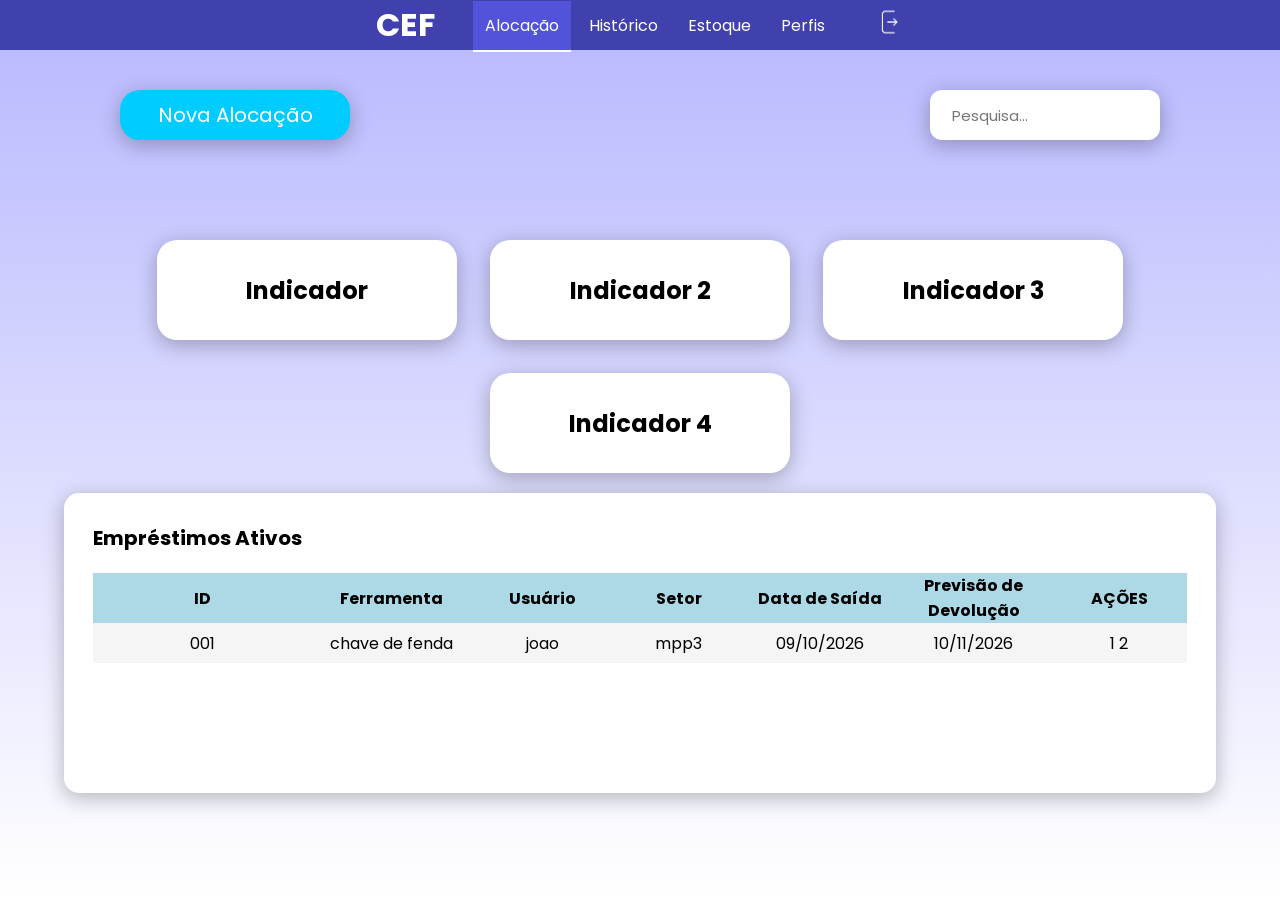
<file: index.html>
<!DOCTYPE html>
<html lang="pt-BR">
<head>
    <meta charset="UTF-8">
    <meta name="viewport" content="width=device-width, initial-scale=1.0">
    <title>CEF</title>
    <link rel="stylesheet" href="css/common.css">
    <link rel="stylesheet" href="css/alocacao.css">
</head>
<body>
    <header>
        <h1>CEF</h1>
        <nav>
            <ul>
                <li class="nav-ativo"><a href="index.html">Alocação</a></li>
                <li><a href="relatorios.html">Histórico</a></li>
                <li><a href="estoque.html">Estoque</a></li>
                <li><a href="perfis.html">Perfis</a></li>
            </ul>
        </nav>
        <a href="login.html">
            <img class="logout" src="img/logout.png" alt="Sair">
        </a>
    </header>
    <main>
        <div class="top_buttons">
            <button id="btn-novo-emprestimo" class="botao botao--primario botao--largo">Nova Alocação</button>
            <input class="pesq" type="text" placeholder="Pesquisa...">
        </div>
        <div class="indicadores">
            <div class="indicador-card">
                <h2>Indicador</h2>
            </div>
            <div class="indicador-card">
                <h2>Indicador 2</h2>
            </div>
            <div class="indicador-card">
                <h2>Indicador 3</h2>
            </div>
            <div class="indicador-card">
                <h2>Indicador 4</h2>
            </div>
        </div>
        <div class="tabela-wrapper">
            <div class="tabela-card">
                <table class="tabela-emprestimos">
                    <thead>
                        <tr class="tabela-titulo">
                            <th>Empréstimos Ativos</th>
                        </tr>
                        <tr class="tabela-cabecalho">
                            <th>ID</th>
                            <th>Ferramenta</th>
                            <th>Usuário</th>
                            <th>Setor</th>
                            <th>Data de Saída</th>
                            <th>Previsão de Devolução</th>
                            <th>AÇÕES</th>
                            
                        </tr>
                    </thead>
                    <tbody id="lista-emprestimos">
                        <tr>
                            <td>001</td>
                            <td>chave de fenda</td>
                            <td>joao</td>
                            <td>mpp3</td>
                            <td>09/10/2026</td>
                            <td>10/11/2026</td>
                            <td>1 2</td>
                        </tr>
                    </tbody>
                </table>
            </div>
        </div>
    </main>

    <div id="modal-overlay" class="modal-overlay">
        <form id="form-novo-emprestimo" class="modal">
            <h2>Novo Empréstimo</h2><br>

            <div class="campo-formulario">
                <label for="ferramenta">Ferramenta</label>
                <input id="ferramenta" type="text" name="ferramenta" required placeholder="Insira a ferramenta...">
            </div>

            <div class="campo-formulario">
                <label for="usuario">Usuário</label>
                <input id="usuario" type="text" name="usuario" required placeholder="Insira o usuário...">
            </div>

            <div class="campo-formulario">
                <label for="setor">Setor</label>
                <input id="setor" type="text" name="setor" required placeholder="Insira o setor...">
            </div>

            <div class="campo-formulario">
                <label for="saida">Data de saída</label>
                <input id="saida" type="date" name="saida" required>
            </div>

            <div class="campo-formulario">
                <label for="devolucao">Data de devolução</label>
                <input id="devolucao" type="date" name="devolucao" required>
            </div>

            <div class="modal-acoes">
                <button id="btn-cancelar" type="button" class="botao botao--secundario">Cancelar</button>
                <button id="btn-adicionar" type="submit" class="botao botao--primario">Adicionar</button>
            </div>
        </form>
    </div>

    <script src="js/alocacao.js"></script>
</body>
</html>
</file>
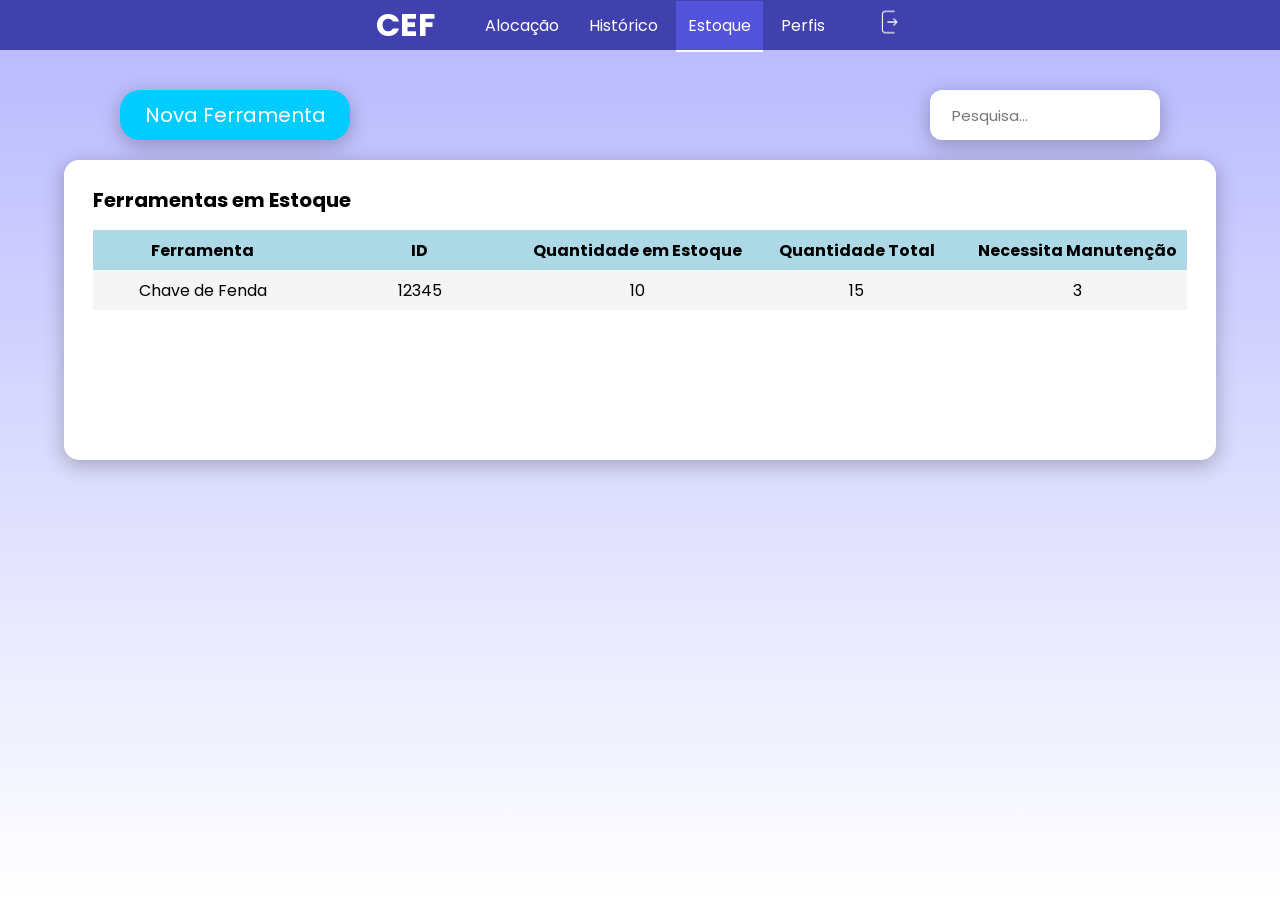
<file: estoque.html>
<!DOCTYPE html>
<html lang="pt-BR">
<head>
    <meta charset="UTF-8">
    <meta name="viewport" content="width=device-width, initial-scale=1.0">
    <title>CEF</title>
    <link rel="stylesheet" href="css/common.css">
    <link rel="stylesheet" href="css/estoque.css">
</head>
<body>
    <header>
        <h1>CEF</h1>
        <nav>
            <ul>
                <li><a href="index.html">Alocação</a></li>
                <li><a href="relatorios.html">Histórico</a></li>
                <li class="nav-ativo"><a href="estoque.html">Estoque</a></li>
                <li><a href="perfis.html">Perfis</a></li>
            </ul>
        </nav>
        <a href="login.html">
            <img class="logout" src="img/logout.png" alt="Sair">
        </a>
    </header>
    <main>
        <div class="top_buttons">
            <button id="btn-nova-ferramenta" class="botao botao--primario botao--largo">Nova Ferramenta</button>
            <input class="pesq" type="text" placeholder="Pesquisa...">
        </div>
        <div class="tabela-wrapper">
            <div class="tabela-card">
                <table class="tabela-estoque">
                    <thead>
                        <tr class="tabela-titulo">
                            <th colspan="5">Ferramentas em Estoque</th>
                        </tr>
                        <tr class="tabela-cabecalho">
                            <th>Ferramenta</th>
                            <th>ID</th>
                            <th>Quantidade em Estoque</th>
                            <th>Quantidade Total</th>
                            <th>Necessita Manutenção</th>
                        </tr>
                    </thead>
                    <tbody id="lista-estoque">
                        <tr>
                            <td>Chave de Fenda</td>
                            <td>12345</td>
                            <td>10</td>
                            <td>15</td>
                            <td>3</td>
                        </tr>
                    </tbody>
                </table>
            </div>
        </div>
    </main>

    <div id="modal-overlay" class="modal-overlay">
        <form id="form-nova-ferramenta" class="modal">
            <h2>Nova Ferramenta</h2><br>

            <div class="campo-formulario">
                <label for="ferramenta">Ferramenta</label>
                <input id="ferramenta" type="text" name="ferramenta" required placeholder="Insira a ferramenta...">
            </div>

            <div class="campo-formulario">
                <label for="id">ID</label>
                <input id="id" type="text" name="id" required placeholder="Insira o ID...">
            </div>

            <div class="campo-formulario">
                <label for="estoque">Quantidade em Estoque</label>
                <input id="estoque" type="number" name="estoque" required placeholder="Insira a quantidade em estoque...">
            </div>

            <div class="campo-formulario">
                <label for="total">Quantidade Total</label>
                <input id="total" type="number" name="total" required placeholder="Insira a quantidade total...">
            </div>

            <div class="campo-formulario">
                <label for="manutencao">Necessita Manutenção</label>
                <input id="manutencao" type="number" name="manutencao" required placeholder="Quantas necessitam manutenção...">
            </div>

            <div class="campo-formulario">
                <label for="fornecedor">Selecione um Fornecedor</label>
                <div class="fornecedor-controle">
                    <select id="fornecedor" name="fornecedor" required>

                    </select>
                    <button id="btn-novo-fornecedor" class="botao-adicionar-fornecedor" type="button" aria-label="Adicionar fornecedor" title="Adicionar fornecedor">+</button>
                </div>  
            </div>

            <div class="modal-acoes">
                <button id="btn-cancelar" type="button" class="botao botao--secundario">Cancelar</button>
                <button id="btn-adicionar" type="submit" class="botao botao--primario">Adicionar</button>
            </div>
        </form>
    </div>

    <div id="modal-fornecedor-overlay" class="modal-overlay">
        <form id="form-novo-fornecedor" class="modal modal--fornecedor">
            <h2>Novo Fornecedor</h2><br>

            <div class="campo-formulario">
                <label for="nome-fornecedor">Nome do Fornecedor</label>
                <input id="nome-fornecedor" name="nome" type="text" required placeholder="Insira o nome do fornecedor...">
            </div>

             <div class="campo-formulario">
                <label for="cnpj-fornecedor">CNPJ do Fornecedor</label>
                <input id="cnpj-fornecedor" name="cnpj" inputmode="numeric" maxlength="18" minlength="14" type="text" required placeholder="00.000.000/0000-00">
            </div>

            <div class="campo-formulario">
                <label for="telefone-fornecedor">Telefone do Fornecedor</label>
                <input id="telefone-fornecedor" name="telefone" inputmode="tel" type="tel" autocomplete="tel" required placeholder="(00) 00000-0000">       
            </div>

            <div class="campo-formulario">
                <label for="email-fornecedor">Email do Fornecedor</label>
                <input id="email-fornecedor" name="email" type="email" autocomplete="email" autocapitalize="none" spellcheck="false" required placeholder="contato@empresa.com">            
            </div>


            <div class="modal-acoes">
                <button id="btn-cancelar-fornecedor" type="button" class="botao botao--secundario">Cancelar</button>
                <button type="submit" class="botao botao--primario">Adicionar</button>
            </div>
        </form>
    </div>

    <script src="js/estoque.js"></script>
</body>
</html>
</file>
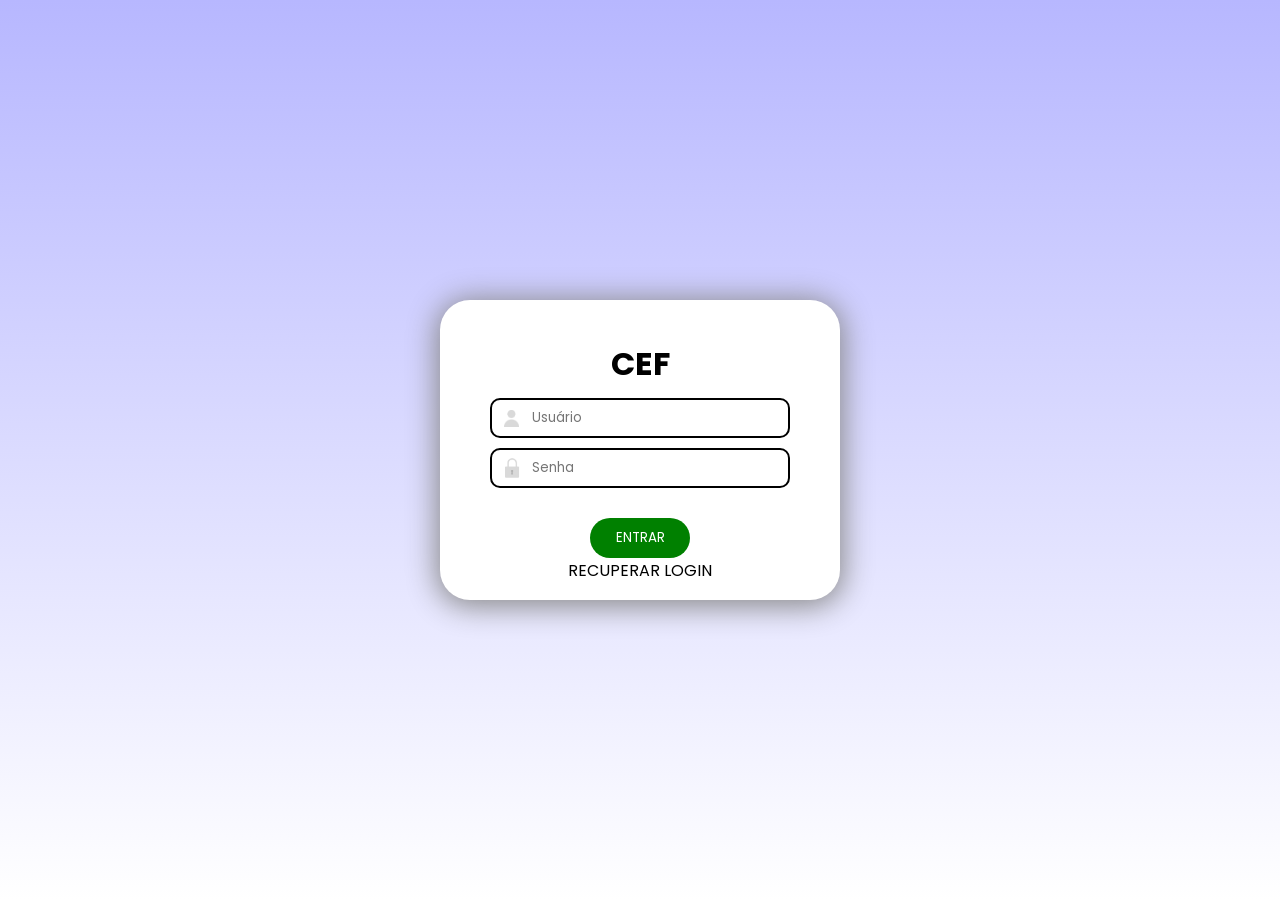
<file: login.html>
<!DOCTYPE html>
<html lang="pt-BR">
<head>
    <meta charset="UTF-8">
    <meta name="viewport" content="width=device-width, initial-scale=1.0">
    <title>CEF Login</title>
    <link rel="stylesheet" href="css/common.css">
    <link rel="stylesheet" href="css/login.css">
</head>
<body>
    <div class="loginbox">
        <div class="dig">
            <h1><strong>CEF</strong></h1>
            <input style="background-image: url(img/user.png);" class="inputbox" type="text" placeholder="Usuário" aria-label="Usuário">
            <input style="background-image: url(img/lock.png);" class="inputboxs" type="password" placeholder="Senha" aria-label="Senha">
        </div>
        <div class="botoesBox">
            <a href="index.html">
                <button class="logar">ENTRAR</button>
                <div class="recuperarLogin">
                    <a href="recuperar_login.html">RECUPERAR LOGIN</a>
                </div>
            </a>
        </div>
    </div>
</body>
</html>
</file>
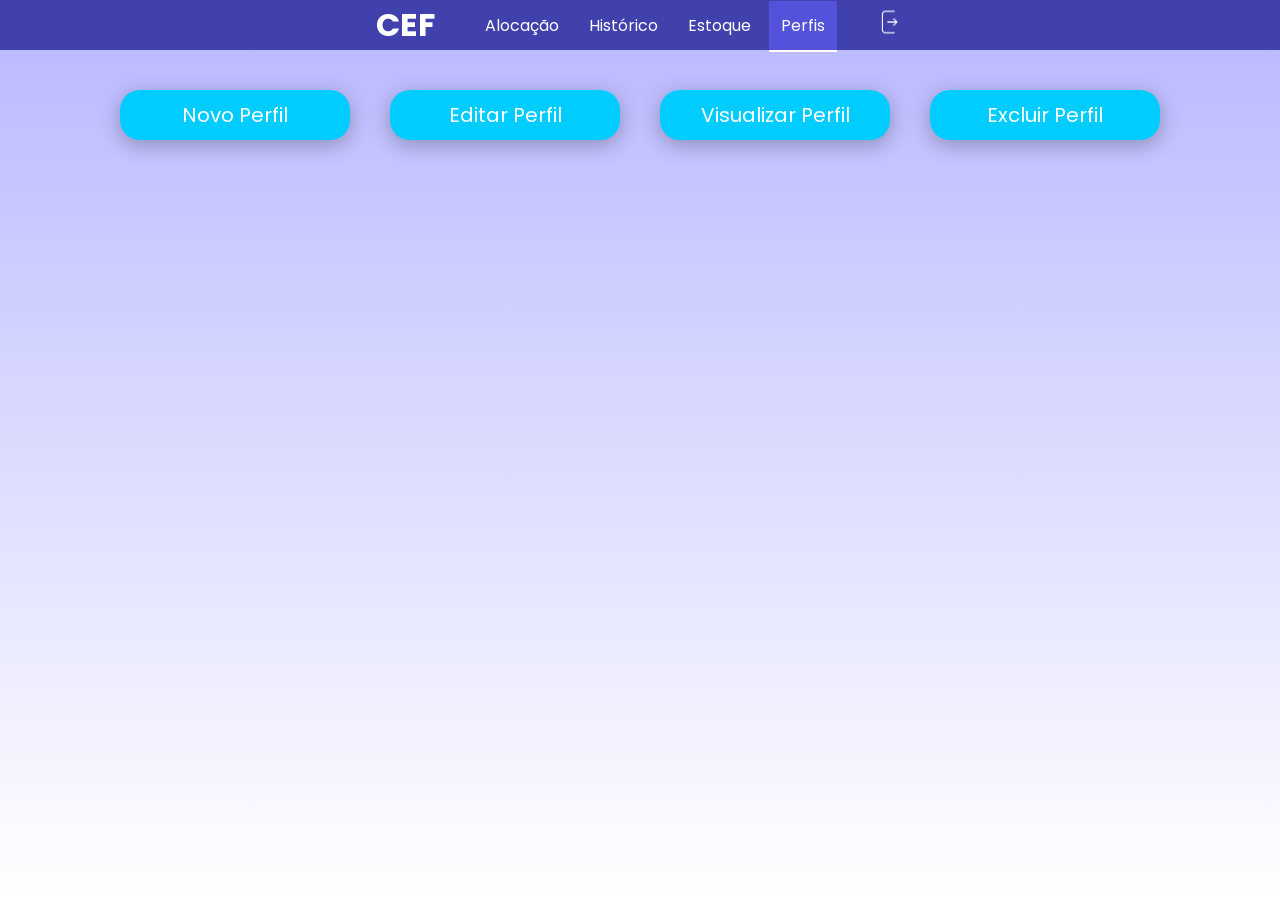
<file: perfis.html>
<!DOCTYPE html>
<html lang="pt-BR">
<head>
    <meta charset="UTF-8">
    <meta name="viewport" content="width=device-width, initial-scale=1.0">
    <title>CEF</title>
    <link rel="stylesheet" href="css/common.css">
    <link rel="stylesheet" href="css/perfis.css">
</head>
<body>
    <header>
        <h1>CEF</h1>
        <nav>
            <ul>
                <li><a href="index.html">Alocação</a></li>
                <li><a href="relatorios.html">Histórico</a></li>
                <li><a href="estoque.html">Estoque</a></li>
                <li class="nav-ativo"><a href="perfis.html">Perfis</a></li>
            </ul>
        </nav>
        <a href="login.html">
            <img class="logout" src="img/logout.png" alt="Sair">
        </a>
    </header>

    <div class="top_buttons">
        <button id="btn-novo-perfil" class="botao botao--primario botao--largo">Novo Perfil</button>
        <button id="btn-editar-perfil" class="botao botao--primario botao--largo">Editar Perfil</button>
        <button id="btn-visualizar-perfil" class="botao botao--primario botao--largo">Visualizar Perfil</button>
        <button id="btn-excluir-perfil" class="botao botao--primario botao--largo">Excluir Perfil</button>
    </div>

    <div id="modal-overlay-perfil" class="modal-overlay">
        <form id="form-novo-perfil" class="modal">
            <h2>Novo Perfil</h2>

            <div class="campo-formulario">
                <label for="nome">Nome</label>
                <input id="nome" type="text" name="nome" required placeholder="Insira o nome...">
            </div>

            <div class="campo-formulario">
                <label for="cpf">CPF</label>
                <input id="cpf" type="text" name="cpf" required placeholder="Insira o CPF...">
            </div>

            <div class="campo-formulario">
                <label for="registro">Registro</label>
                <input id="registro" type="text" name="registro" required placeholder="Insira o registro...">
            </div>

            <div class="campo-formulario">
                <label for="senha">Senha</label>
                <input id="senha" type="password" name="senha" required placeholder="Insira a senha...">
            </div>

            <div class="modal-acoes">
                <button id="btn-cancelar-perfil" type="button" class="botao botao--secundario">Cancelar</button>
                <button id="btn-salvar-perfil" type="submit" class="botao botao--primario">Salvar</button>
            </div>
        </form>
    </div>

    <div id="modal-overlay-editar-perfil" class="modal-overlay">
        <form id="form-editar-perfil" class="modal">
            <h2>Editar Perfil</h2>

            <div class="campo-formulario">
                <label for="editar-nome">Nome</label>
                <input id="editar-nome" type="text" name="nome" required placeholder="Insira o nome...">
            </div>

            <div class="campo-formulario">
                <label for="editar-cpf">CPF</label>
                <input id="editar-cpf" type="text" name="cpf" required placeholder="Insira o CPF...">
            </div>

            <div class="campo-formulario">
                <label for="editar-registro">Registro</label>
                <input id="editar-registro" type="text" name="registro" required placeholder="Insira o registro...">
            </div>

            <div class="campo-formulario">
                <label for="editar-senha">Senha</label>
                <input id="editar-senha" type="password" name="senha" required placeholder="Insira a senha...">
            </div>

            <div class="modal-acoes">
                <button id="btn-cancelar-editar" type="button" class="botao botao--secundario">Cancelar</button>
                <button type="submit" class="botao botao--primario">Salvar</button>
            </div>
        </form>
    </div>

    <div id="modal-overlay-visualizar-perfil" class="modal-overlay">
        <div class="modal">
            <h2>Visualizar Perfil</h2>

            <div class="campo-formulario">
                <label for="visualizar-nome">Nome</label>
                <input id="visualizar-nome" type="text" readonly>
            </div>

            <div class="campo-formulario">
                <label for="visualizar-cpf">CPF</label>
                <input id="visualizar-cpf" type="text" readonly>
            </div>

            <div class="campo-formulario">
                <label for="visualizar-registro">Registro</label>
                <input id="visualizar-registro" type="text" readonly>
            </div>

            <div class="modal-acoes">
                <button id="btn-fechar-visualizar" type="button" class="botao botao--primario">Fechar</button>
            </div>
        </div>
    </div>

    <div id="modal-overlay-excluir-perfil" class="modal-overlay">
        <form id="form-excluir-perfil" class="modal">
            <h2>Excluir Perfil</h2>

            <div class="campo-formulario">
                <label for="excluir-cpf">CPF do perfil</label>
                <input id="excluir-cpf" type="text" name="cpf" required placeholder="Insira o CPF...">
            </div>

            <div class="modal-acoes">
                <button id="btn-cancelar-excluir" type="button" class="botao botao--secundario">Cancelar</button>
                <button type="submit" class="botao botao--primario">Excluir</button>
            </div>
        </form>
    </div>

    <script src="js/perfis.js"></script>
</body>
</html>
</file>
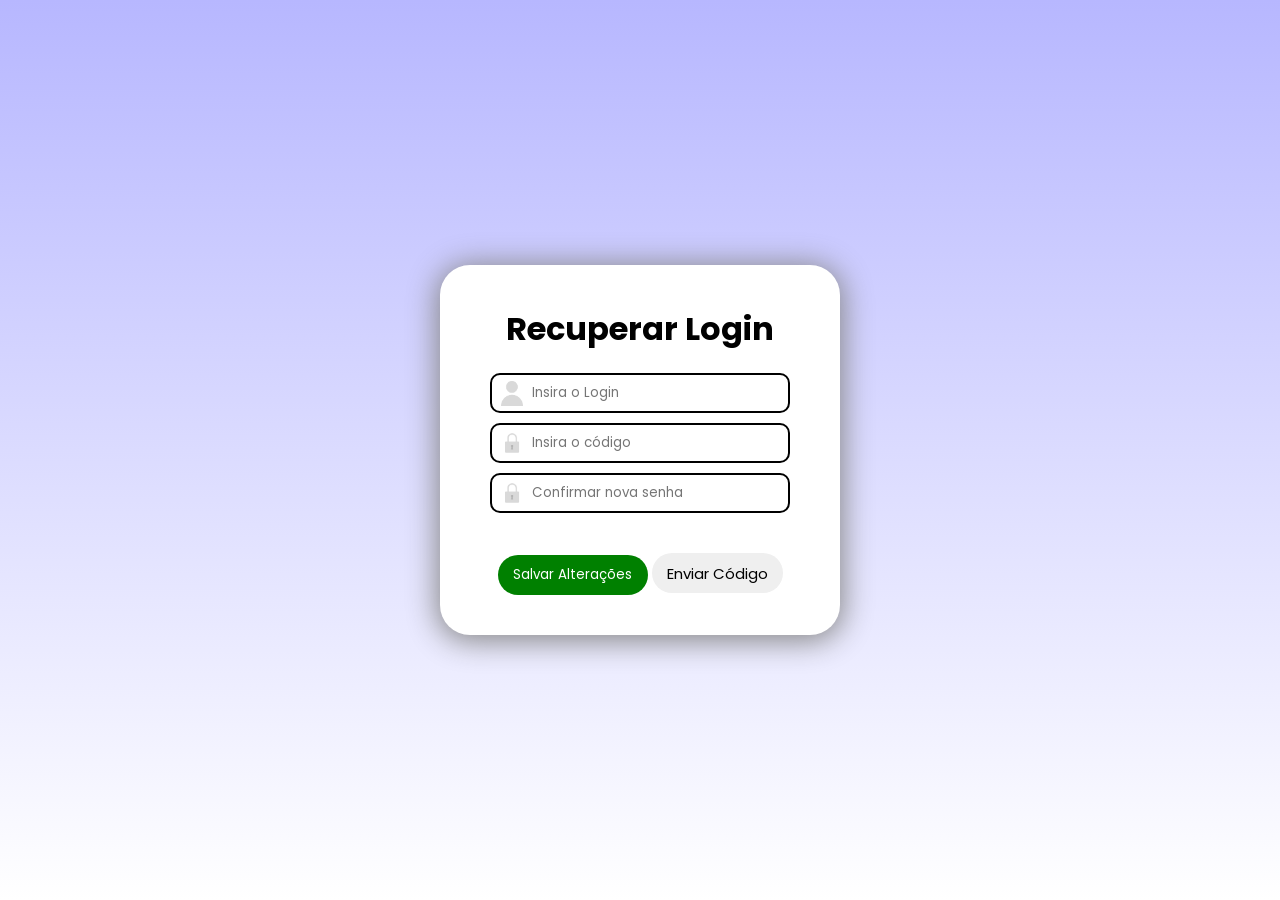
<file: recuperar_login.html>
<!DOCTYPE html>
<html lang="en">
<head>
    <meta charset="UTF-8">
    <meta name="viewport" content="width=device-width, initial-scale=1.0">
    <title>CEF</title>
    <link rel="stylesheet" href="css/common.css">
    <link rel="stylesheet" href="css/recuperar_login.css">
</head>
<body>
    <div class="loginbox">
        <div class= "dig">
            <h1>Recuperar Login</h1>
            <form>
            <input style="background-image: url(img/user.png);" class="inputboxs" type="text" placeholder="Insira o Login" aria-label="Insira o Login ">
                <input style="background-image: url(img/lock.png);" class="inputboxs" type="text" placeholder="Insira o código" aria-label="Insira a nova senha ">
                <input style="background-image: url(img/lock.png);" class="inputboxs" type="password" placeholder="Confirmar nova senha" aria-label="Confirmar a nova senha ">
            </form>
        </div>
         <a href="login.html">
                <button class="logar">Salvar Alterações</button>    
                <button class="botao">Enviar Código</button>
                </div>
            </a> 
    </div>
</body>
</html>
</file>
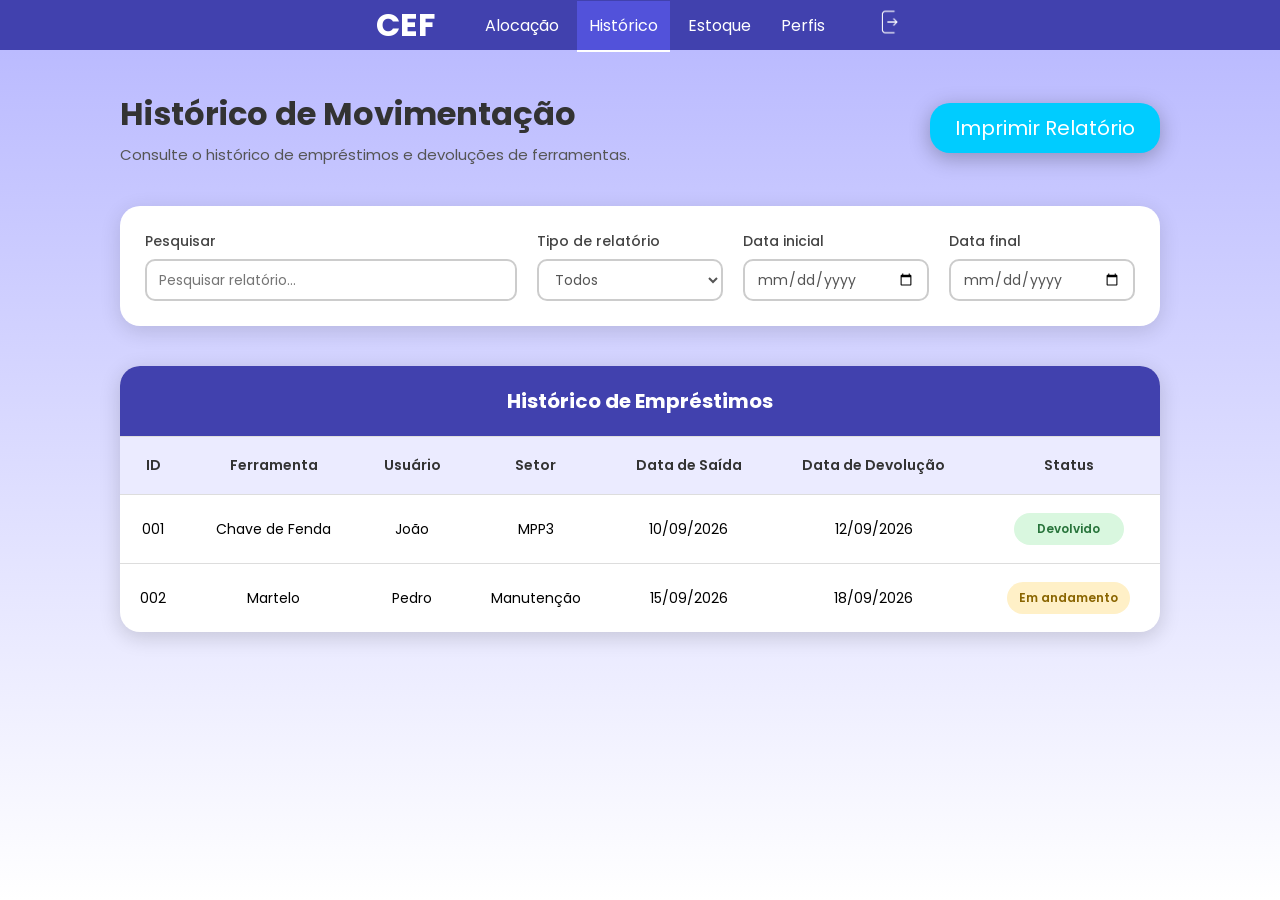
<file: relatorios.html>
<!DOCTYPE html>
<html lang="pt-BR">
<head>
    <meta charset="UTF-8">
    <meta name="viewport" content="width=device-width, initial-scale=1.0">
    <title>CEF</title>
    <link rel="stylesheet" href="css/common.css">
    <link rel="stylesheet" href="css/relatorios.css">
</head>
<body>
    <header>
        <h1>CEF</h1>
        <nav>
            <ul>
                <li><a href="index.html">Alocação</a></li>
                <li class="nav-ativo"><a href="relatorios.html">Histórico</a></li>
                <li><a href="estoque.html">Estoque</a></li>
                <li><a href="perfis.html">Perfis</a></li>
            </ul>
        </nav>
        <a href="login.html">
            <img class="logout" src="img/logout.png" alt="Sair">
        </a>
    </header>
    <main>

        <section class="cabecalho-relatorios">

            <div>
                <h2>Histórico de Movimentação</h2>
                <p>Consulte o histórico de empréstimos e devoluções de ferramentas.</p>
            </div>

            <button class="botao botao--primario botao--largo">
                Imprimir Relatório
            </button>

        </section>

        <section class="filtros">

            <div class="campo-filtro">
                <label for="pesquisa">Pesquisar</label>
                <input
                    id="pesquisa"
                    class="pesquisa"
                    type="text"
                    placeholder="Pesquisar relatório..."
                >
            </div>

            <div class="campo-filtro">
                <label for="tipo">Tipo de relatório</label>
                <select id="tipo">
                    <option value="">Todos</option>
                    <option value="emprestimo">Empréstimo</option>
                    <option value="devolucao">Devolução</option>
                </select>
            </div>

            <div class="campo-filtro">
                <label for="data-inicio">Data inicial</label>

                <input
                    id="data-inicio"
                    type="date"
                >
            </div>

            <div class="campo-filtro">
                <label for="data-fim">Data final</label>
                <input
                    id="data-fim"
                    type="date"
                >
            </div>
        </section>

        <section class="tabela-wrapper">
            <div class="tabela-card">
                <table class="tabela-relatorios">
                    <thead>
                        <tr class="tabela-titulo">
                            <th colspan="7">
                                Histórico de Empréstimos
                            </th>
                        </tr>
                        <tr class="tabela-cabecalho">
                            <th>ID</th>
                            <th>Ferramenta</th>
                            <th>Usuário</th>
                            <th>Setor</th>
                            <th>Data de Saída</th>
                            <th>Data de Devolução</th>
                            <th>Status</th>
                        </tr>

                    </thead>

                    <tbody>

                        <tr>
                            <td>001</td>
                            <td>Chave de Fenda</td>
                            <td>João</td>
                            <td>MPP3</td>
                            <td>10/09/2026</td>
                            <td>12/09/2026</td>
                            <td>
                                <span class="status status--devolvido">
                                    Devolvido
                                </span>
                            </td>
                        </tr>

                        <tr>
                            <td>002</td>
                            <td>Martelo</td>
                            <td>Pedro</td>
                            <td>Manutenção</td>
                            <td>15/09/2026</td>
                            <td>18/09/2026</td>
                            <td>
                                <span class="status status--ativo">
                                    Em andamento
                                </span>
                            </td>
                        </tr>
                    </tbody>
                </table>
            </div>
        </section>
    </main>
</body>
</html>
</file>
<file: css/common.css>
@import url('https://fonts.googleapis.com/css2?family=Poppins:wght@100;200;300;400;500;600;700;800;900&display=swap');


:root {
    --color-primary: #00CCFF;
    --color-primary-hover: #6ee2ff;
    --color-header-bg: rgb(65, 65, 174);
    --color-nav-active: rgb(82, 82, 218);
    --color-gradient-top: rgb(183, 183, 255);
    --color-gray-light: rgb(205, 205, 205);
    --color-gray-lighter: rgb(221, 221, 221);
    --font-base: 'Poppins', sans-serif;
}

* {
    margin: 0;
    padding: 0;
    box-sizing: border-box;
    font-family: var(--font-base);
}

body {
    min-height: 100vh;
    background-image: linear-gradient(to bottom, var(--color-gradient-top), white);
}

a {
    text-decoration: none;
    color: inherit;
}

header {
    display: flex;
    flex-direction: row;
    justify-content: center;
    align-items: center;
    gap: 50px;
    height: 50px;
    color: white;
    background-color: var(--color-header-bg);
}

header nav ul {
    display: flex;
    flex-direction: row;
    align-items: center;
    gap: 30px;
    list-style: none;
}

.nav-ativo {
    background-color: var(--color-nav-active);
    outline: solid 12px var(--color-nav-active);
    box-shadow: 0px 2px 0px 12px white;
}

.logout {
    width: 30px;
    height: 30px;
}

.botao {
    height: 40px;
    width: auto;
    padding-left: 15px;
    padding-right: 15px;
    border: none;
    border-radius: 20px;
    cursor: pointer;
    font-size: 15px;
}

.botao--primario {
    background-color: var(--color-primary);
    color: white;
    box-shadow: 0px 5px 20px 1px rgba(0, 0, 0, 0.25);
}

.botao--primario:hover {
    background-color: var(--color-primary-hover);
}

.botao--primario:active {
    background-color: white;
    color: gray;
}

.botao--secundario {
    background-color: var(--color-gray-light);
    color: #333;
}

.botao--secundario:hover {
    background-color: var(--color-gray-lighter);
}

.botao--secundario:active {
    background-color: var(--color-gray-light);
}

.botao--largo {
    width: 230px;
    height: 50px;
    font-size: 20px;
}
</file>
<file: css/alocacao.css>
/* Estilos específicos da tela de Empréstimos.
   Reset, header/nav e botões genéricos ficam em common.css. */

.top_buttons {
    display: flex;
    flex-direction: row;
    justify-content: space-between;
    padding: 40px 120px 0px 120px;
}

.pesq {
    height: 50px;
    width: 230px;
    padding-left: 20px;
    font-size: 15px;
    box-shadow: 0px 5px 20px 1px rgba(0, 0, 0, 0.25);
    border-radius: 12px;
    border-color: transparent;
}

.pesq:focus {
    outline: none;
}

.indicadores {
    display: flex;
    flex-direction: row;
    justify-content: center;
    flex-wrap: wrap;
    margin-top: 100px;
    gap: 33px;
}

.indicador-card {
    display: flex;
    background-color: white;
    width: 300px;
    height: 100px;
    border-radius: 20px;
    justify-content: center;
    align-items: center;
    box-shadow: 0px 5px 20px 1px rgba(0, 0, 0, 0.25);
}

.tabela-wrapper {
    display: flex;
    justify-content: center;
}

.tabela-card {
    display: flex;
    justify-content: center;
    background-color: white;
    width: 90%;
    max-width: 1300px;
    height: 300px;
    margin-top: 20px;
    border-radius: 15px;
    box-shadow: 0px 5px 20px 1px rgba(0, 0, 0, 0.25);
}

.tabela-emprestimos {
    width: 95%;
    height: 20px;
    border-spacing: 0px;
    margin-top: 10px;
}

.tabela-titulo {
    font-size: 20px;
    text-align: left;
    height: 70px;
    white-space: nowrap;

}

.tabela-cabecalho {
    background-color: lightblue;
    height: 40px;
}

.tabela-cabecalho th {
    width: 230px;
}

.tabela-emprestimos tbody {
    text-align: center;
    height: 40px;
    background-color: whitesmoke;
}

/* Modal "Novo Empréstimo" */
.modal-overlay {
    display: none;
    position: fixed;
    inset: 0;
    background-color: rgba(0, 0, 0, 0.752);
    z-index: 1000;
    justify-content: center;
    align-items: center;
}

.modal-overlay.active {
    display: flex;
}

.modal {
    text-align: left;
    display: flex;
    justify-content: center;
    align-items: center;
    flex-direction: column;
    background-color: white;
    padding: 50px 0 30px 0;
    width: 90%;
    max-width: 400px;
    border-radius: 20px;
}

.campo-formulario {
    width: 300px;
    margin-bottom: 20px;
}

.campo-formulario label {
    display: block;
    margin-bottom: 4px;
}

.campo-formulario input {
    width: 100%;
    height: 40px;
    border-radius: 10px;
    border: 2px solid gray;
    padding: 0 10px;
    color: gray;
}

.campo-formulario input:focus {
    border: 2px solid var(--color-primary-hover);
    outline: none;
}

.modal-acoes {
    display: flex;
    flex-direction: row;
    margin-top: 10px;
    margin-bottom: 30px;
    gap: 30px;
}

.modal-acoes .botao {
    width: 100px;
}
</file>
<file: css/estoque.css>
/* Estilos específicos da tela de Estoque.
   Reset, header/nav e botões genéricos ficam em common.css. */

.top_buttons {
    display: flex;
    flex-direction: row;
    justify-content: space-between;
    padding: 40px 120px 0px 120px;
}

.pesq {
    height: 50px;
    width: 230px;
    padding-left: 20px;
    font-size: 15px;
    box-shadow: 0px 5px 20px 1px rgba(0, 0, 0, 0.25);
    border-radius: 12px;
    border-color: transparent;
}

.pesq:focus {
    outline: none;
}

.indicadores {
    display: flex;
    flex-direction: row;
    justify-content: center;
    flex-wrap: wrap;
    margin-top: 100px;
    gap: 33px;
}

.indicador-card {
    display: flex;
    background-color: white;
    width: 300px;
    height: 100px;
    border-radius: 20px;
    justify-content: center;
    align-items: center;
    box-shadow: 0px 5px 20px 1px rgba(0, 0, 0, 0.25);
}

.tabela-wrapper {
    display: flex;
    justify-content: center;
}

.tabela-card {
    display: flex;
    justify-content: center;
    background-color: white;
    width: 90%;
    max-width: 1300px;
    height: 300px;
    margin-top: 20px;
    border-radius: 15px;
    box-shadow: 0px 5px 20px 1px rgba(0, 0, 0, 0.25);
}

.tabela-estoque {
    width: 95%;
    height: 20px;
    border-spacing: 0px;
    margin-top: 10px;
}

.tabela-titulo {
    font-size: 20px;
    text-align: left;
    height: 60px;
    white-space: nowrap;
}

.tabela-cabecalho {
    background-color: lightblue;
    height: 40px;
}

.tabela-cabecalho th {
    width: 230px;
}

.tabela-estoque tbody {
    text-align: center;
    height: 40px;
    background-color: whitesmoke;
}

/* Modal "Nova Ferramenta" */
.modal-overlay {
    display: none;
    position: fixed;
    inset: 0;
    background-color: rgba(0, 0, 0, 0.752);
    z-index: 1000;
    justify-content: center;
    align-items: center;
}

.modal-overlay.active {
    display: flex;
}

.modal {
    text-align: left;
    display: flex;
    justify-content: center;
    align-items: center;
    flex-direction: column;
    background-color: white;
    padding: 50px 0 30px 0;
    width: 90%;
    max-width: 400px;
    border-radius: 20px;
}

.modal--fornecedor {
    max-width: 360px;
}

.campo-formulario {
    width: 300px;
    margin-bottom: 20px;
}

.campo-formulario label {
    display: block;
    margin-bottom: 4px;
}

.campo-formulario input,
.campo-formulario select {
    width: 100%;
    height: 40px;
    border-radius: 10px;
    border: 2px solid gray;
    padding: 0 10px;
    color: gray;
}

.campo-formulario select {
    background-color: white;
    cursor: pointer;
}

.fornecedor-controle {
    display: flex;
    gap: 8px;
}

.fornecedor-controle input,
.fornecedor-controle select {
    flex: 1;
    min-width: 0;
}

.botao-adicionar-fornecedor {
    flex: 0 0 40px;
    height: 40px;
    border: 0;
    border-radius: 10px;
    background-color: var(--color-primary);
    color: white;
    cursor: pointer;
    font-size: 24px;
    line-height: 1;
}

.botao-adicionar-fornecedor:hover {
    background-color: var(--color-primary-hover);
}

.campo-formulario input:focus,
.campo-formulario select:focus {
    border: 2px solid var(--color-primary-hover);
    outline: none;
}

.modal-acoes {
    display: flex;
    flex-direction: row;
    margin-top: 10px;
    margin-bottom: 30px;
    gap: 30px;
}

.modal-acoes .botao {
    width: 100px;
}
</file>
<file: css/login.css>
body {
    display: flex;
    justify-content: center;
    align-items: center;
    background-image: linear-gradient(to bottom, var(--color-gradient-top), white);
}

.loginbox {
    display: flex;
    flex-direction: column;
    align-items: center;
    text-align: center;
    background-color: white;
    padding: 40px;
    height: 300px;
    width: 90%;
    max-width: 400px;
    border-radius: 30px;
    box-shadow: 0px 3px 30px 3px rgb(135, 135, 135);
    gap: 30px;
}

.dig {
    display: flex;
    flex-direction: column;
    align-items: center;
    gap: 10px;
}

.inputbox,
.inputboxs {
    width: 300px;
    height: 40px;
    padding-left: 40px;
    background-repeat: no-repeat;
    border: solid 2px black;
    border-radius: 10px;
}

.inputbox {
    background-position: 12px center;
    background-size: 15px;
}

.inputboxs {
    background-position: 9px center;
    background-size: 22px;
}

.logar {
    height: 40px;
    width: 100px;
    color: white;
    background-color: green;
    border: 0;
    border-radius: 30px;
    cursor: pointer;
}

.logar:active {
    background-color: blue;
}
</file>
<file: css/perfis.css>
@import url('https://fonts.googleapis.com/css2?family=Poppins:wght@100;200;300;400;500;600;700;800;900&display=swap');
.top_buttons {
    display: flex;
    flex-direction: row;
    justify-content: space-between;
    padding: 40px 120px 0px 120px;
}



:root {
    --color-primary: #00CCFF;
    --color-primary-hover: #6ee2ff;
    --color-header-bg: rgb(65, 65, 174);
    --color-nav-active: rgb(82, 82, 218);
    --color-gradient-top: rgb(183, 183, 255);
    --color-gray-light: rgb(205, 205, 205);
    --color-gray-lighter: rgb(221, 221, 221);
    --font-base: 'Poppins', sans-serif;
}

* {
    margin: 0;
    padding: 0;
    box-sizing: border-box;
    font-family: var(--font-base);
}

body {
    min-height: 100vh;
    background-image: linear-gradient(to bottom, var(--color-gradient-top), white);
}

a {
    text-decoration: none;
    color: inherit;
}

header {
    display: flex;
    flex-direction: row;
    justify-content: center;
    align-items: center;
    gap: 50px;
    height: 50px;
    color: white;
    background-color: var(--color-header-bg);
}

header nav ul {
    display: flex;
    flex-direction: row;
    align-items: center;
    gap: 30px;
    list-style: none;
}

.nav-ativo {
    background-color: var(--color-nav-active);
    outline: solid 12px var(--color-nav-active);
    box-shadow: 0px 2px 0px 12px white;
}

.logout {
    width: 30px;
    height: 30px;
}

.botao {
    height: 40px;
    border: none;
    border-radius: 20px;
    cursor: pointer;
    font-size: 15px;
}

.botao--primario {
    background-color: var(--color-primary);
    color: white;
    box-shadow: 0px 5px 20px 1px rgba(0, 0, 0, 0.25);
}

.botao--primario:hover {
    background-color: var(--color-primary-hover);
}

.botao--primario:active {
    background-color: white;
    color: gray;
}

.botao--secundario {
    background-color: var(--color-gray-light);
    color: #333;
}

.botao--secundario:hover {
    background-color: var(--color-gray-lighter);
}

.botao--secundario:active {
    background-color: var(--color-gray-light);
}

.botao--largo {
    width: 230px;
    height: 50px;
    font-size: 20px;
}

.modal-overlay {
    display: none;
    position: fixed;
    inset: 0;
    background-color: rgba(0, 0, 0, 0.752);
    z-index: 1000;
    justify-content: center;
    align-items: center;
}

.modal-overlay.active {
    display: flex;
}

.modal {
    text-align: left;
    display: flex;
    justify-content: center;
    align-items: center;
    flex-direction: column;
    background-color: white;
    padding: 50px 0 30px 0;
    width: 90%;
    max-width: 400px;
    border-radius: 20px;
}

.campo-formulario {
    width: 300px;
    margin-bottom: 20px;
}

.campo-formulario label {
    display: block;
    margin-bottom: 4px;
}

.campo-formulario input {
    width: 100%;
    height: 40px;
    border-radius: 10px;
    border: 2px solid gray;
    padding: 1 10px;
    color: gray;
}

.campo-formulario input:focus {
    border: 2px solid var(--color-primary-hover);
    outline: none;
}

.modal-acoes {
    display: flex;
    flex-direction: row;
    margin-top: 10px;
    margin-bottom: 30px;
    gap: 30px;
}

.modal-acoes .botao {
    width: 100px;
}
</file>
<file: css/recuperar_login.css>
body {
    display: flex;
    justify-content: center;
    align-items: center;
    background-image: linear-gradient(to bottom, var(--color-gradient-top), white);
}

.loginbox {
    display: flex;
    flex-direction: column;
    align-items: center;
    text-align: center;
    background-color: white;
    padding: 40px;
    height: auto;
    width: 90%;
    max-width: 400px;
    border-radius: 30px;
    box-shadow: 0px 3px 30px 3px rgb(135, 135, 135);
    gap: 30px;
}

.dig {
    display: flex;
    flex-direction: column;
    align-items: center;
    gap: 20px;
}

.inputbox,
.inputboxs {
    width: 300px;
    height: 40px;
    padding-left: 40px;
    background-repeat: no-repeat;
    border: solid 2px black;
    border-radius: 10px;
    margin-bottom: 10px;
    
}

.inputbox {
    background-position: 12px center;
    background-size: 15px;
}

.inputboxs {
    background-position: 9px center;
    background-size: 22px;
}

.logar {
    align-items:center;
    height: 40px;
    width: 150px;
    color: white;
    background-color: green;
    border: 0;
    border-radius: 30px;
    cursor: pointer;
    
}

.logar:active {
    background-color: blue;
}
</file>
<file: css/relatorios.css>
main {
    padding-bottom: 60px;
}

/* =========================
   CABEÇALHO
========================= */

.cabecalho-relatorios {
    display: flex;
    flex-direction: row;
    justify-content: space-between;
    align-items: center;
    padding: 40px 120px 20px 120px;
}

.cabecalho-relatorios h2 {
    color: #333;
    font-size: 32px;
    margin-bottom: 5px;
}

.cabecalho-relatorios p {
    color: #555;
    font-size: 15px;
}

/* =========================
   INDICADORES
========================= */

.indicadores {
    display: grid;
    grid-template-columns: repeat(4, 1fr);
    gap: 25px;
    padding: 20px 120px;
}

.indicador-card {
    min-height: 120px;
    display: flex;
    flex-direction: column;
    justify-content: center;
    align-items: center;
    background-color: white;
    border-radius: 20px;
    box-shadow: 0px 5px 20px 1px rgba(0, 0, 0, 0.15);
}

.indicador-card h3 {
    color: #555;
    font-size: 16px;
    font-weight: 500;
    margin-bottom: 10px;
}

.indicador-card strong {
    color: var(--color-header-bg);
    font-size: 32px;
    font-weight: 600;
}

/* =========================
   FILTROS
========================= */

.filtros {
    display: grid;
    grid-template-columns: 2fr 1fr 1fr 1fr;
    gap: 20px;
    margin: 20px 120px;
    padding: 25px;
    background-color: white;
    border-radius: 20px;
    box-shadow: 0px 5px 20px 1px rgba(0, 0, 0, 0.12);
}

.campo-filtro {
    display: flex;
    flex-direction: column;
}

.campo-filtro label {
    margin-bottom: 7px;
    color: #444;
    font-size: 14px;
    font-weight: 500;
}

.campo-filtro input,
.campo-filtro select {
    width: 100%;
    height: 42px;
    padding: 0 12px;
    border: 2px solid #ccc;
    border-radius: 10px;
    background-color: white;
    color: #555;
    font-size: 14px;
    outline: none;
}

.campo-filtro input:focus,
.campo-filtro select:focus {
    border-color: var(--color-primary-hover);
}

/* =========================
   TABELA
========================= */

.tabela-wrapper {
    padding: 20px 120px;
}

.tabela-card {
    width: 100%;
    overflow-x: auto;
    background-color: white;
    border-radius: 20px;
    box-shadow: 0px 5px 20px 1px rgba(0, 0, 0, 0.15);
}

.tabela-relatorios {
    width: 100%;
    border-collapse: collapse;
    overflow: hidden;
}

.tabela-relatorios th,
.tabela-relatorios td {
    padding: 18px 15px;
    text-align: center;
    border-bottom: 1px solid #ddd;
    font-size: 14px;
}

.tabela-relatorios .tabela-titulo th {
    padding: 20px;
    background-color: var(--color-header-bg);
    color: white;
    font-size: 20px;
}

.tabela-relatorios .tabela-cabecalho th {
    background-color: rgb(235, 235, 255);
    color: #333;
    font-weight: 600;
}

.tabela-relatorios tbody tr:hover {
    background-color: rgb(248, 248, 255);
}

.tabela-relatorios tbody tr:last-child td {
    border-bottom: none;
}

/* =========================
   STATUS
========================= */

.status {
    display: inline-block;
    min-width: 110px;
    padding: 7px 12px;
    border-radius: 20px;
    font-size: 12px;
    font-weight: 600;
}

.status--devolvido {
    background-color: #d9f7df;
    color: #28743b;
}

.status--ativo {
    background-color: #fff0c7;
    color: #8a6500;
}

/* =========================
   RESPONSIVIDADE
========================= */

@media (max-width: 1100px) {
    .cabecalho-relatorios {
        padding-left: 60px;
        padding-right: 60px;
    }

    .indicadores {
        padding-left: 60px;
        padding-right: 60px;
        grid-template-columns: repeat(2, 1fr);
    }

    .filtros {
        margin-left: 60px;
        margin-right: 60px;
        grid-template-columns: repeat(2, 1fr);
    }

    .tabela-wrapper {
        padding-left: 60px;
        padding-right: 60px;
    }
}

@media (max-width: 700px) {

    .cabecalho-relatorios {
        flex-direction: column;
        align-items: flex-start;
        gap: 20px;
        padding: 30px;
    }
    .cabecalho-relatorios h2 {
        font-size: 26px;
    }
    .cabecalho-relatorios .botao {
        width: 100%;
    }
    .indicadores {
        grid-template-columns: 1fr;
        padding: 15px 30px;
    }
    .filtros {
        grid-template-columns: 1fr;
        margin: 15px 30px;
    }
    .tabela-wrapper {
        padding: 15px 30px;
    }
    .tabela-relatorios {
        min-width: 950px;
    }

}
</file>
